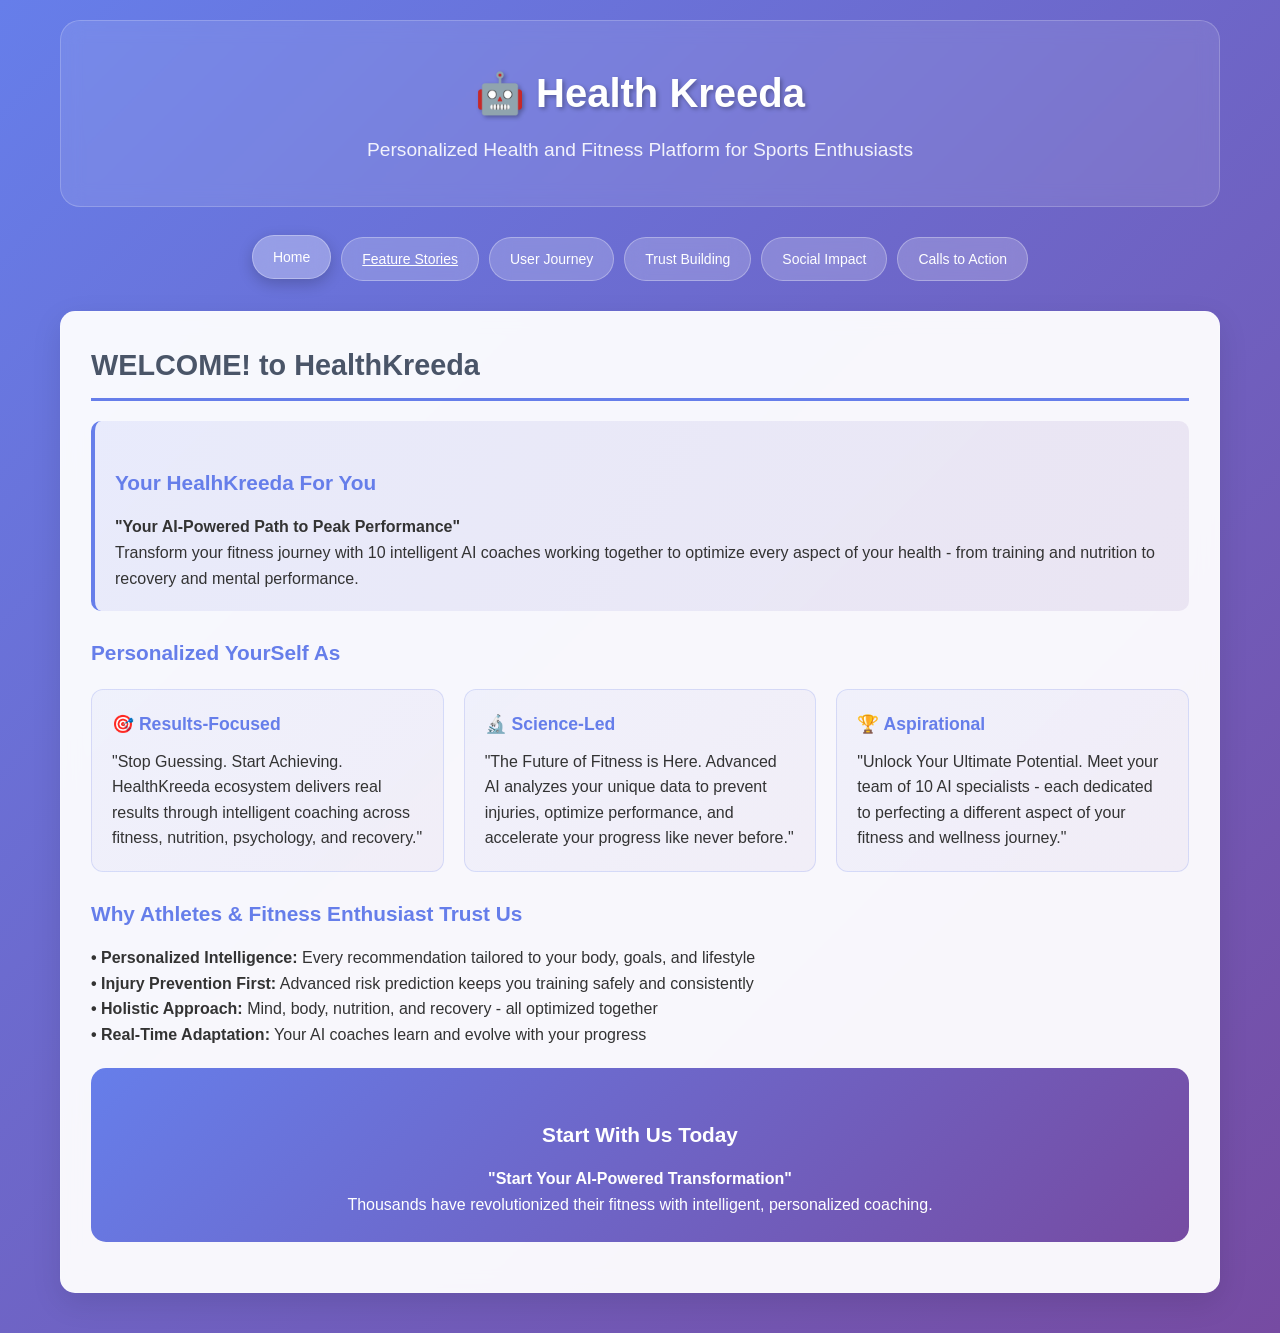
<file: index.html>
<!DOCTYPE html>
<html lang="en">
<head>
    <meta charset="UTF-8">
    <meta name="viewport" content="width=device-width, initial-scale=1.0">
    <title>AI Fitness Platform - Website Narratives</title>
    <style>
        * {
            margin: 0;
            padding: 0;
            box-sizing: border-box;
        }
        
        body {
            font-family: -apple-system, BlinkMacSystemFont, 'Segoe UI', Roboto, Oxygen, Ubuntu, Cantarell, sans-serif;
            line-height: 1.6;
            color: #333;
            background: linear-gradient(135deg, #667eea 0%, #764ba2 100%);
            min-height: 100vh;
        }
        
        .container {
            max-width: 1200px;
            margin: 0 auto;
            padding: 20px;
        }
        
        .header {
            text-align: center;
            color: white;
            margin-bottom: 30px;
            padding: 40px 20px;
            backdrop-filter: blur(10px);
            background: rgba(255, 255, 255, 0.1);
            border-radius: 20px;
            border: 1px solid rgba(255, 255, 255, 0.2);
        }
        
        .header h1 {
            font-size: 2.5em;
            font-weight: 700;
            margin-bottom: 10px;
            text-shadow: 2px 2px 4px rgba(0,0,0,0.3);
        }
        
        .header p {
            font-size: 1.2em;
            opacity: 0.9;
        }
        
        .navigation {
            display: flex;
            justify-content: center;
            flex-wrap: wrap;
            gap: 10px;
            margin-bottom: 30px;
        }
        
        .nav-btn {
            background: rgba(255, 255, 255, 0.2);
            color: white;
            border: 1px solid rgba(255, 255, 255, 0.3);
            padding: 10px 20px;
            border-radius: 25px;
            cursor: pointer;
            transition: all 0.3s ease;
            backdrop-filter: blur(10px);
            font-size: 14px;
        }
        
        .nav-btn:hover, .nav-btn.active {
            background: rgba(255, 255, 255, 0.3);
            transform: translateY(-2px);
            box-shadow: 0 5px 15px rgba(0,0,0,0.2);
        }
        
        .section {
            background: rgba(255, 255, 255, 0.95);
            margin-bottom: 20px;
            border-radius: 15px;
            padding: 30px;
            box-shadow: 0 10px 30px rgba(0,0,0,0.1);
            backdrop-filter: blur(10px);
            border: 1px solid rgba(255, 255, 255, 0.2);
            display: none;
        }
        
        .section.active {
            display: block;
            animation: fadeIn 0.5s ease;
        }
        
        @keyframes fadeIn {
            from { opacity: 0; transform: translateY(20px); }
            to { opacity: 1; transform: translateY(0); }
        }
        
        .section h2 {
            color: #4a5568;
            margin-bottom: 20px;
            font-size: 1.8em;
            border-bottom: 3px solid #667eea;
            padding-bottom: 10px;
        }
        
        .section h3 {
            color: #667eea;
            margin: 25px 0 15px 0;
            font-size: 1.3em;
        }
        
        .highlight {
            background: linear-gradient(120deg, rgba(102, 126, 234, 0.1) 0%, rgba(118, 75, 162, 0.1) 100%);
            padding: 20px;
            border-radius: 10px;
            margin: 20px 0;
            border-left: 4px solid #667eea;
        }
        
        .feature-grid {
            display: grid;
            grid-template-columns: repeat(auto-fit, minmax(300px, 1fr));
            gap: 20px;
            margin: 20px 0;
        }
        
        .feature-card {
            background: linear-gradient(135deg, rgba(102, 126, 234, 0.05) 0%, rgba(118, 75, 162, 0.05) 100%);
            padding: 20px;
            border-radius: 12px;
            border: 1px solid rgba(102, 126, 234, 0.2);
            transition: transform 0.3s ease;
        }
        
        .feature-card:hover {
            transform: translateY(-5px);
        }
        
        .feature-card h4 {
            color: #667eea;
            margin-bottom: 10px;
            font-size: 1.1em;
        }
        
        .cta-box {
            background: linear-gradient(135deg, #667eea 0%, #764ba2 100%);
            color: white;
            padding: 25px;
            border-radius: 15px;
            text-align: center;
            margin: 20px 0;
        }
        
        .cta-box h3 {
            color: white;
            margin-bottom: 15px;
        }
        
        .testimonial {
            background: rgba(102, 126, 234, 0.05);
            padding: 20px;
            border-radius: 10px;
            margin: 15px 0;
            border-left: 4px solid #764ba2;
            font-style: italic;
        }
        
        .stats {
            display: grid;
            grid-template-columns: repeat(auto-fit, minmax(150px, 1fr));
            gap: 15px;
            margin: 20px 0;
        }
        
        .stat {
            text-align: center;
            padding: 20px;
            background: linear-gradient(135deg, rgba(102, 126, 234, 0.1) 0%, rgba(118, 75, 162, 0.1) 100%);
            border-radius: 10px;
        }
        
        .stat-number {
            font-size: 2em;
            font-weight: bold;
            color: #667eea;
        }
        
        .stat-label {
            color: #666;
            font-size: 0.9em;
        }
        
        @media (max-width: 768px) {
            .header h1 { font-size: 2em; }
            .container { padding: 15px; }
            .section { padding: 20px; }
            .navigation { gap: 5px; }
            .nav-btn { padding: 8px 15px; font-size: 13px; }
        }
    </style>
</head>
<body>
    <div class="container">
        <div class="header">
            <h1>🤖 Health Kreeda</h1>
            <p>Personalized Health and Fitness Platform for Sports Enthusiasts</p>
        </div>
        
        <div class="navigation">
            <button class="nav-btn active" onclick="showSection('hero', event)">Home</button>
            <a href="services.html" class="nav-btn">Feature Stories</a>
            <button class="nav-btn" onclick="showSection('journey', event)">User Journey</button>
            <button class="nav-btn" onclick="showSection('trust', event)">Trust Building</button>
            <button class="nav-btn" onclick="showSection('social', event)">Social Impact</button>
            <button class="nav-btn" onclick="showSection('cta', event)">Calls to Action</button>
            
        </div>

        <div id="hero" class="section active">
            <h2>WELCOME! to HealthKreeda</h2>
            
            <div class="highlight">
                <h3>Your HealhKreeda For You</h3>
                <p><strong>"Your AI-Powered Path to Peak Performance"</strong></p>
                <p>Transform your fitness journey with 10 intelligent AI coaches working together to optimize every aspect of your health - from training and nutrition to recovery and mental performance.</p>
            </div>

            <h3>Personalized YourSelf As</h3>
            <div class="feature-grid">
                <div class="feature-card">
                    <h4>🎯 Results-Focused</h4>
                    <p>"Stop Guessing. Start Achieving. HealthKreeda ecosystem delivers real results through intelligent coaching across fitness, nutrition, psychology, and recovery."</p>
                </div>
                <div class="feature-card">
                    <h4>🔬 Science-Led</h4>
                    <p>"The Future of Fitness is Here. Advanced AI analyzes your unique data to prevent injuries, optimize performance, and accelerate your progress like never before."</p>
                </div>
                <div class="feature-card">
                    <h4>🏆 Aspirational</h4>
                    <p>"Unlock Your Ultimate Potential. Meet your team of 10 AI specialists - each dedicated to perfecting a different aspect of your fitness and wellness journey."</p>
                </div>
            </div>

            <h3>Why Athletes & Fitness Enthusiast Trust Us</h3>
            <p><strong>• Personalized Intelligence:</strong> Every recommendation tailored to your body, goals, and lifestyle</p>
            <p><strong>• Injury Prevention First:</strong> Advanced risk prediction keeps you training safely and consistently</p>
            <p><strong>• Holistic Approach:</strong> Mind, body, nutrition, and recovery - all optimized together</p>
            <p><strong>• Real-Time Adaptation:</strong> Your AI coaches learn and evolve with your progress</p>

            <div class="cta-box">
                <h3>Start With Us Today</h3>
                <p><strong>"Start Your AI-Powered Transformation"</strong></p>
                <p>Thousands have revolutionized their fitness with intelligent, personalized coaching.</p>
            </div>
        </div>

        <div id="features" class="section">
            <h2>🔧 Feature Storytelling Framework</h2>
            <div class="feature-grid">
                <div class="feature-card">
                    <h4>🏋️ AI Fitness Coach</h4>
                    <p><strong>Story:</strong> "Meet your personal trainer who never sleeps, never judges, and knows exactly what you need."</p>
                    <p><strong>Benefit:</strong> Adaptive workouts that evolve with your progress across any sport or fitness goal.</p>
                </div>
                
                <div class="feature-card">
                    <h4>🍎 AI Nutrition Planner</h4>
                    <p><strong>Story:</strong> "Forget generic meal plans. Your AI nutritionist creates perfect fuel for YOUR body and goals."</p>
                    <p><strong>Benefit:</strong> Personalized nutrition that adapts to your training, preferences, and lifestyle.</p>
                </div>
                
                <div class="feature-card">
                    <h4>🧠 AI Psychology & Motivation</h4>
                    <p><strong>Story:</strong> "Your mental performance coach understands your mindset and keeps you mentally strong."</p>
                    <p><strong>Benefit:</strong> Breakthrough mental barriers with personalized motivation strategies.</p>
                </div>
                
                <div class="feature-card">
                    <h4>🛡️ AI Injury Risk Prediction</h4>
                    <p><strong>Story:</strong> "Stay ahead of injuries before they happen. Your AI guardian analyzes patterns you can't see."</p>
                    <p><strong>Benefit:</strong> Train with confidence knowing you're protected by predictive intelligence.</p>
                </div>
                
                <div class="feature-card">
                    <h4>⚕️ AI Injury-Free Training</h4>
                    <p><strong>Story:</strong> "Turn setbacks into comebacks. Your rehabilitation specialist designs the perfect recovery path."</p>
                    <p><strong>Benefit:</strong> Safe, effective training that works around limitations and accelerates healing.</p>
                </div>
                
                <div class="feature-card">
                    <h4>😴 AI Sleep & Recovery Coach</h4>
                    <p><strong>Story:</strong> "Recovery isn't rest - it's when you actually get stronger. Your AI ensures you're doing it right."</p>
                    <p><strong>Benefit:</strong> Optimize sleep and recovery for maximum performance gains.</p>
                </div>
                
                <div class="feature-card">
                    <h4>🎯 AI Sports Strategy Advisor</h4>
                    <p><strong>Story:</strong> "Every champion needs a game plan. Your AI strategist analyzes and optimizes your competitive approach."</p>
                    <p><strong>Benefit:</strong> Gain competitive advantage through data-driven strategy insights.</p>
                </div>
                
                <div class="feature-card">
                    <h4>📊 AI Social & Sentiment Analyzer</h4>
                    <p><strong>Story:</strong> "Understand how your environment affects your performance. Your AI reads the room so you can optimize it."</p>
                    <p><strong>Benefit:</strong> Leverage social dynamics and emotional intelligence for better results.</p>
                </div>
                
                <div class="feature-card">
                    <h4>📈 AI Habit & Progress Tracker</h4>
                    <p><strong>Story:</strong> "Success is built on consistent habits. Your AI tracks everything so you can focus on what matters."</p>
                    <p><strong>Benefit:</strong> Build lasting habits with intelligent tracking and behavioral insights.</p>
                </div>
                
                <div class="feature-card">
                    <h4>🎛️ AI Virtual Mentor Dashboard</h4>
                    <p><strong>Story:</strong> "Your mission control center. All 9 AI specialists report here with unified guidance and insights."</p>
                    <p><strong>Benefit:</strong> One dashboard that orchestrates your entire fitness ecosystem intelligently.</p>
                </div>
            </div>

            <div class="highlight">
                <h3>Feature Integration Story</h3>
                <p>"This isn't just 10 separate tools - it's 10 AI specialists working as one integrated team. Your Fitness Coach talks to your Nutrition Planner. Your Injury Predictor informs your Sleep Coach. Your Psychology Assistant aligns with your Progress Tracker. Together, they create a personalized fitness ecosystem that's uniquely yours."</p>
            </div>
        </div>

        <div id="journey" class="section">
            <h2>🛤️ User Journey Narratives</h2>
            
            <h3>The Transformation Story</h3>
            <div class="highlight">
                <p><strong>Before:</strong> "Scattered fitness apps. Generic advice. Constant injuries. Plateaus you can't break through. You're working hard but not getting the results you deserve."</p>
                
                <p><strong>During:</strong> "Your AI team analyzes your unique patterns, identifies what's holding you back, and creates a personalized roadmap. Every workout, meal, and recovery session is optimized for YOUR body and goals."</p>
                
                <p><strong>After:</strong> "You're stronger, faster, and injury-free. You've broken through plateaus you thought were permanent. Most importantly, you understand your body better than ever before."</p>
            </div>

            <h3>Day-in-the-Life Scenarios</h3>
            
            <div class="testimonial">
                <p><strong>The Busy Professional:</strong> "Sarah checks her dashboard at 6 AM. Her Sleep Coach analyzed her rest quality and adjusted today's workout intensity. Her Nutrition Planner prepped a quick breakfast that fuels her morning run. By lunch, her Progress Tracker shows she's ahead of schedule on her marathon goal."</p>
            </div>
            
            <div class="testimonial">
                <p><strong>The Comeback Athlete:</strong> "After his knee injury, Mike thought competitive sports were over. His AI Rehabilitation Coach designed a safe return program, while his Injury Predictor ensures he never re-injures. Six months later, he's back on the field - stronger and smarter than before."</p>
            </div>
            
            <div class="testimonial">
                <p><strong>The Fitness Beginner:</strong> "Emma was overwhelmed by conflicting fitness advice. Her AI team simplified everything - one app, one plan, one clear path forward. Her Psychology Coach keeps her motivated while her Habit Tracker celebrates every small win."</p>
            </div>

            <h3>Problem-Solution Narrative Arc</h3>
            <p><strong>Problem:</strong> Fitness is complicated, personal, and constantly changing. Generic solutions fail because they ignore your unique needs, limitations, and goals.</p>
            
            <p><strong>Agitation:</strong> You've tried multiple apps, conflicting advice, and one-size-fits-all programs. You're frustrated by injuries, plateaus, and lack of real progress despite your efforts.</p>
            
            <p><strong>Solution:</strong> An integrated AI ecosystem that understands YOU - your body, your mind, your lifestyle, your goals. Ten specialized AI coaches working together to create a truly personalized fitness experience.</p>
        </div>

        <div id="trust" class="section">
            <h2>🛡️ Trust Building Content</h2>
            
            <h3>Scientific Foundation</h3>
            <div class="highlight">
                <p>"Built on validated sports science, exercise physiology, and behavioral psychology research. Our AI models are trained on peer-reviewed studies and real-world performance data from thousands of athletes and fitness enthusiasts."</p>
            </div>

            <h3>Safety & Privacy</h3>
            <p><strong>• Your Data, Your Control:</strong> All personal health information stays encrypted and private</p>
            <p><strong>• Injury Prevention First:</strong> Conservative recommendations prioritize long-term health over short-term gains</p>
            <p><strong>• Medical Professional Approved:</strong> Developed with sports medicine doctors and certified trainers</p>
            <p><strong>• Transparent AI:</strong> Understand why your AI coaches make each recommendation</p>

            <h3>Credibility Markers</h3>
            <div class="stats">
                <div class="stat">
                    <div class="stat-number">10,000+</div>
                    <div class="stat-label">Hours of Training Data</div>
                </div>
                <div class="stat">
                    <div class="stat-number">95%</div>
                    <div class="stat-label">Injury Prediction Accuracy</div>
                </div>
                <div class="stat">
                    <div class="stat-number">3x</div>
                    <div class="stat-label">Faster Goal Achievement</div>
                </div>
                <div class="stat">
                    <div class="stat-number">24/7</div>
                    <div class="stat-label">AI Coach Availability</div>
                </div>
            </div>

            <h3>About Us Story</h3>
            <div class="highlight">
                <p>"Founded by sports scientists, AI researchers, and former athletes who were frustrated by the disconnect between cutting-edge sports science and accessible fitness tools. We believe everyone deserves personalized, intelligent coaching - not just elite athletes with teams of specialists."</p>
            </div>
        </div>

        <div id="social" class="section">
            <h2>👥 Social Impact & Testimonials</h2>
            
            <h3>User Success Stories</h3>
            
            <div class="testimonial">
                <p>"Training and recovery are everything in cricket. When I started using Health Kreeda, I was amazed at how useful it is — from personalized fitness plans to injury tracking and nutrition tips, it feels like I always have a coach by my side. It has genuinely helped me stay consistent and improve my game. For any sportsperson, this platform is a big advantage." - <strong>Harsh Agnihotri , Cricket Professional</strong></p>
            </div>
            
            <div class="testimonial">
                <p>"Yoga has always been about balance — body, mind, and lifestyle. With Health Kreeda, I’ve found a platform that truly supports that balance. From personalized wellness plans to injury prevention and nutrition guidance, it has been so useful in deepening my practice and keeping me consistent every day. For anyone serious about health, this is a wonderful companion." - <strong>Vaishnavi Pathak , Professional Yoga Enthusiast</strong></p>
            </div>
            
            <div class="testimonial">
                <p>"Tennis demands agility, stamina, and focus. With Health Kreeda, I finally have a training companion that understands all three. The AI coaches give me customized drills, recovery advice, and nutrition guidance that actually fit my game. It’s been really useful in keeping me sharper and stronger on the court." - <strong>Harsh Ahelleya , State Tennis Player</strong></p>
            </div>

            <h3>Community Impact</h3>
            <div class="stats">
                <div class="stat">
                    <div class="stat-number">1000+</div>
                    <div class="stat-label">Active Users</div>
                </div>
                <div class="stat">
                    <div class="stat-number">10K+</div>
                    <div class="stat-label">Workouts Completed</div>
                </div>
                <div class="stat">
                    <div class="stat-number">85%</div>
                    <div class="stat-label">Achieve Goals Faster</div>
                </div>
                <div class="stat">
                    <div class="stat-number">4.9★</div>
                    <div class="stat-label">User Rating</div>
                </div>
            </div>

            <h3>Expert Endorsements</h3>
            <div class="highlight">
                <p>"Fitness is the foundation of my game, and I’ve always believed in pushing limits the right way. Health Kreeda is a platform that reflects the same philosophy — helping athletes and fitness enthusiasts train smarter, recover faster, and stay injury-free. I strongly recommend it to anyone who wants to take their health and performance seriously." - <strong>Virat Kohli , Indian Cricketer(Captain)</strong></p>
            </div>
        </div>

        <div id="cta" class="section">
            <h2>🎯 Call-to-Action Strategy</h2>
            
            <h3>Primary CTAs by Page Type</h3>
            
            <div class="feature-grid">
                <div class="feature-card">
                    <h4>🏠 Homepage</h4>
                    <p><strong>Primary:</strong> "Start Your AI-Powered Journey"</p>
                    <p><strong>Secondary:</strong> "See How It Works"</p>
                    <p><strong>Risk Reversal:</strong> "Try Free for 14 Days"</p>
                </div>
                
                <div class="feature-card">
                    <h4>🔧 Features Pages</h4>
                    <p><strong>Primary:</strong> "Experience [Feature Name]"</p>
                    <p><strong>Secondary:</strong> "View All Features"</p>
                    <p><strong>Risk Reversal:</strong> "No Credit Card Required"</p>
                </div>
                
                <div class="feature-card">
                    <h4>💰 Pricing Page</h4>
                    <p><strong>Primary:</strong> "Begin Transformation"</p>
                    <p><strong>Secondary:</strong> "Talk to Our Team"</p>
                    <p><strong>Risk Reversal:</strong> "30-Day Money-Back Guarantee"</p>
                </div>
                
                <div class="feature-card">
                    <h4>📖 About/Story</h4>
                    <p><strong>Primary:</strong> "Join Our Mission"</p>
                    <p><strong>Secondary:</strong> "Meet the Team"</p>
                    <p><strong>Risk Reversal:</strong> "Free Consultation"</p>
                </div>
            </div>

            <h3>Urgency & Scarcity Elements</h3>
            <p><strong>• Limited Beta Access:</strong> "Join the first 1,000 users to access our complete AI ecosystem"</p>
            <p><strong>• Seasonal Urgency:</strong> "Start your transformation now - summer/New Year/competition season is coming"</p>
            <p><strong>• Progress Urgency:</strong> "Every day without personalized coaching is a day of wasted potential"</p>

            <h3>CTA Supporting Messages</h3>
            <div class="cta-box">
                <h3>Trust Builders</h3>
                <p>✓ Used by 50,000+ fitness enthusiasts</p>
                <p>✓ Scientifically validated approach</p>
                <p>✓ No long-term contracts</p>
                <p>✓ Cancel anytime</p>
            </div>

            <div class="cta-box">
                <h3>Value Reinforcement</h3>
                <p>"Get the equivalent of a personal trainer, nutritionist, sports psychologist, and injury prevention specialist - all powered by AI and available 24/7."</p>
            </div>
        </div>
    </div>

    <script>
    function showSection(sectionId, event) {
        // Hide all sections
        const sections = document.querySelectorAll('.section');
        sections.forEach(section => section.classList.remove('active'));
        
        // Remove active class from all buttons
        const buttons = document.querySelectorAll('.nav-btn');
        buttons.forEach(button => button.classList.remove('active'));
        
        // Show selected section
        document.getElementById(sectionId).classList.add('active');
        
        // Add active class to clicked button
        event.target.classList.add('active');
    }

    // Add smooth scrolling to top when switching sections
    document.addEventListener('DOMContentLoaded', function() {
        const navButtons = document.querySelectorAll('.nav-btn');
        navButtons.forEach(button => {
            button.addEventListener('click', function(e) {
                window.scrollTo({ top: 0, behavior: 'smooth' });
            });
        });
    });
</script>

</body>
</html>
</file>
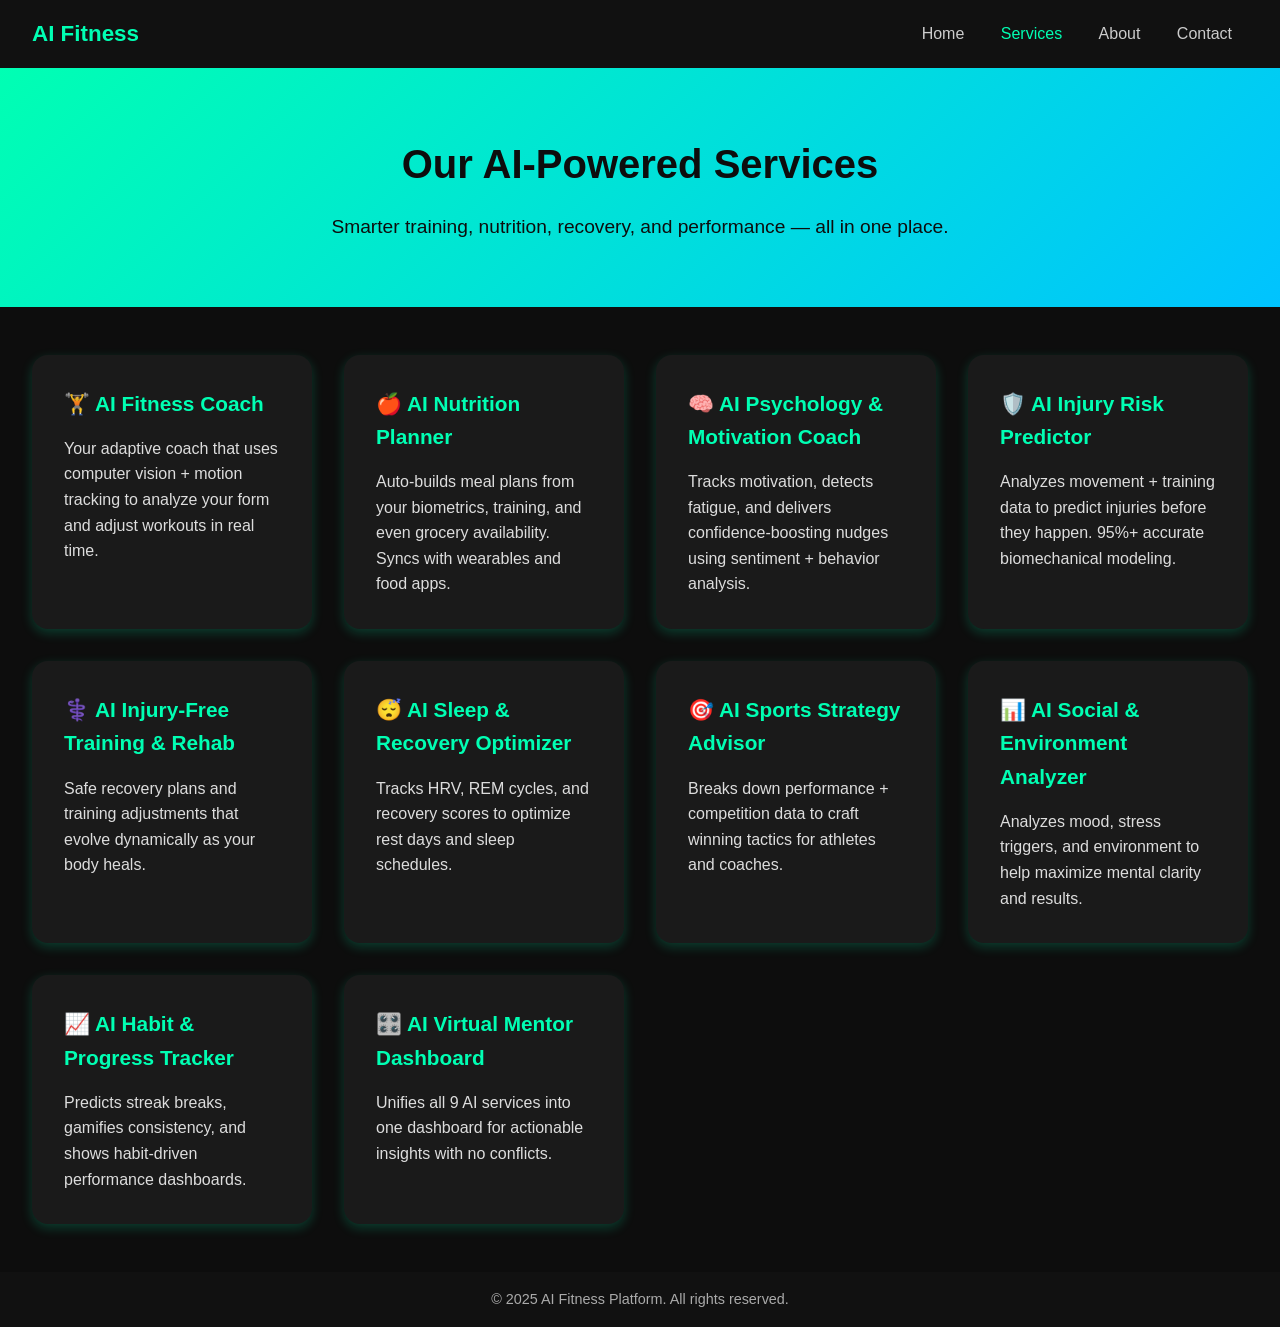
<file: services.html>
<!DOCTYPE html>
<html lang="en">
<head>
  <meta charset="UTF-8">
  <meta name="viewport" content="width=device-width, initial-scale=1.0">
  <title>Our AI Services - AI Fitness Platform</title>
  <link rel="stylesheet" href="services.css">
</head>
<body>

  <!-- Navbar -->
  <header class="navbar">
    <div class="logo">AI Fitness</div>
    <nav>
      <a href="index.html">Home</a>
      <a href="services.html" class="active">Services</a>
      <a href="about.html">About</a>
      <a href="contact.html">Contact</a>
    </nav>
  </header>

  <!-- Hero Section -->
  <section class="hero">
    <h1>Our AI-Powered Services</h1>
    <p>Smarter training, nutrition, recovery, and performance — all in one place.</p>
  </section>

  <!-- Services Section -->
  <section class="services">
    
    <div class="service-card">
      <h2>🏋️ AI Fitness Coach</h2>
      <p>Your adaptive coach that uses computer vision + motion tracking to analyze your form and adjust workouts in real time.</p>
    </div>

    <div class="service-card">
      <h2>🍎 AI Nutrition Planner</h2>
      <p>Auto-builds meal plans from your biometrics, training, and even grocery availability. Syncs with wearables and food apps.</p>
    </div>

    <div class="service-card">
      <h2>🧠 AI Psychology & Motivation Coach</h2>
      <p>Tracks motivation, detects fatigue, and delivers confidence-boosting nudges using sentiment + behavior analysis.</p>
    </div>

    <div class="service-card">
      <h2>🛡️ AI Injury Risk Predictor</h2>
      <p>Analyzes movement + training data to predict injuries before they happen. 95%+ accurate biomechanical modeling.</p>
    </div>

    <div class="service-card">
      <h2>⚕️ AI Injury-Free Training & Rehab</h2>
      <p>Safe recovery plans and training adjustments that evolve dynamically as your body heals.</p>
    </div>

    <div class="service-card">
      <h2>😴 AI Sleep & Recovery Optimizer</h2>
      <p>Tracks HRV, REM cycles, and recovery scores to optimize rest days and sleep schedules.</p>
    </div>

    <div class="service-card">
      <h2>🎯 AI Sports Strategy Advisor</h2>
      <p>Breaks down performance + competition data to craft winning tactics for athletes and coaches.</p>
    </div>

    <div class="service-card">
      <h2>📊 AI Social & Environment Analyzer</h2>
      <p>Analyzes mood, stress triggers, and environment to help maximize mental clarity and results.</p>
    </div>

    <div class="service-card">
      <h2>📈 AI Habit & Progress Tracker</h2>
      <p>Predicts streak breaks, gamifies consistency, and shows habit-driven performance dashboards.</p>
    </div>

    <div class="service-card">
      <h2>🎛️ AI Virtual Mentor Dashboard</h2>
      <p>Unifies all 9 AI services into one dashboard for actionable insights with no conflicts.</p>
    </div>

  </section>

  <!-- Footer -->
  <footer>
    <p>© 2025 AI Fitness Platform. All rights reserved.</p>
  </footer>

</body>
</html>
</file>
<file: services.css>
/* Reset */
* {
  margin: 0;
  padding: 0;
  box-sizing: border-box;
}

body {
  font-family: 'Segoe UI', Tahoma, Geneva, Verdana, sans-serif;
  background: #0d0d0d;
  color: #f5f5f5;
  line-height: 1.6;
}

/* Navbar */
.navbar {
  display: flex;
  justify-content: space-between;
  align-items: center;
  padding: 1rem 2rem;
  background: #111;
  position: sticky;
  top: 0;
  z-index: 10;
}

.navbar .logo {
  font-size: 1.4rem;
  font-weight: bold;
  color: #00ffb3;
}

.navbar nav a {
  margin: 0 1rem;
  color: #ccc;
  text-decoration: none;
  transition: color 0.3s;
}

.navbar nav a:hover,
.navbar nav a.active {
  color: #00ffb3;
}

/* Hero */
.hero {
  text-align: center;
  padding: 4rem 2rem;
  background: linear-gradient(135deg, #00ffb3, #00c3ff);
  color: #0d0d0d;
}

.hero h1 {
  font-size: 2.5rem;
  margin-bottom: 1rem;
}

.hero p {
  font-size: 1.2rem;
}

/* Services Section */
.services {
  display: grid;
  grid-template-columns: repeat(auto-fit, minmax(280px, 1fr));
  gap: 2rem;
  padding: 3rem 2rem;
}

.service-card {
  background: #1a1a1a;
  padding: 2rem;
  border-radius: 1rem;
  box-shadow: 0 4px 12px rgba(0, 255, 179, 0.2);
  transition: transform 0.3s, box-shadow 0.3s;
}

.service-card h2 {
  font-size: 1.3rem;
  margin-bottom: 1rem;
  color: #00ffb3;
}

.service-card p {
  font-size: 1rem;
  color: #ddd;
}

.service-card:hover {
  transform: translateY(-8px);
  box-shadow: 0 6px 18px rgba(0, 255, 179, 0.4);
}

/* Footer */
footer {
  text-align: center;
  padding: 1rem;
  background: #111;
  font-size: 0.9rem;
  color: #aaa;
}
</file>
